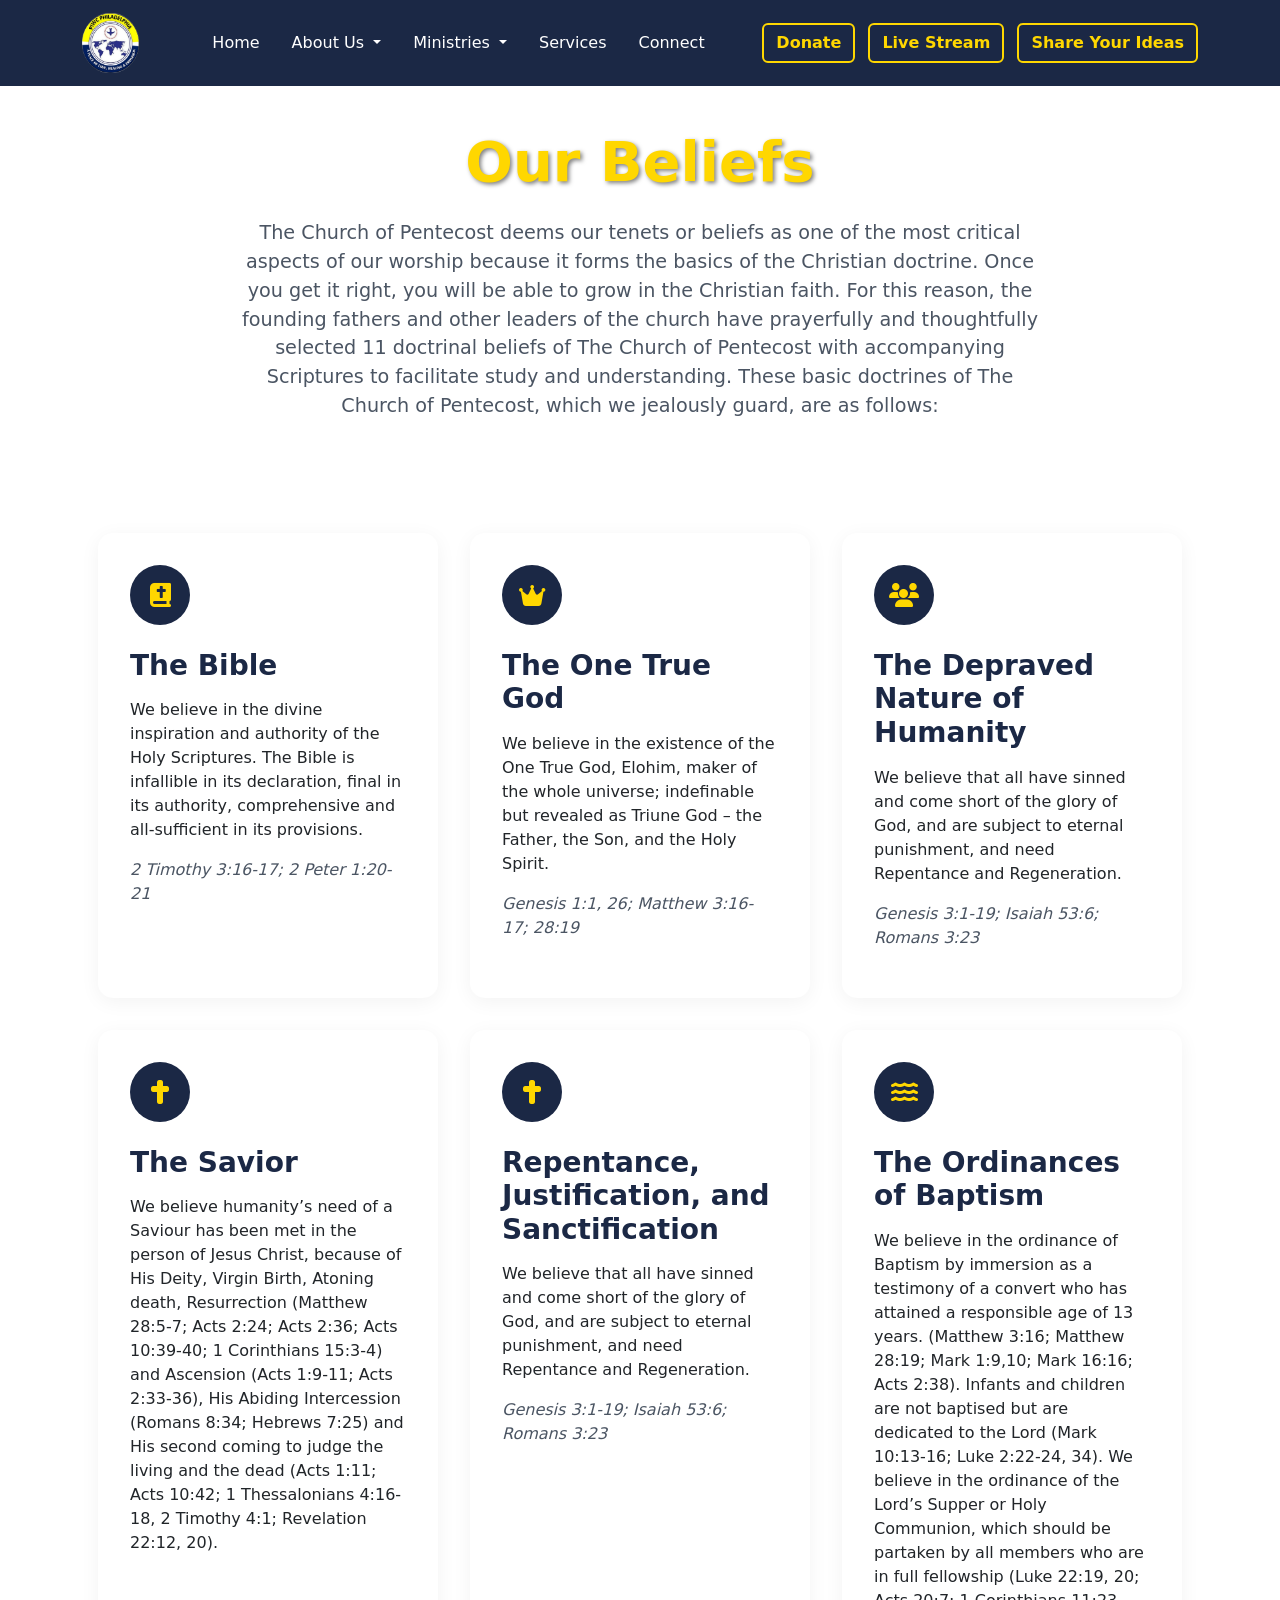
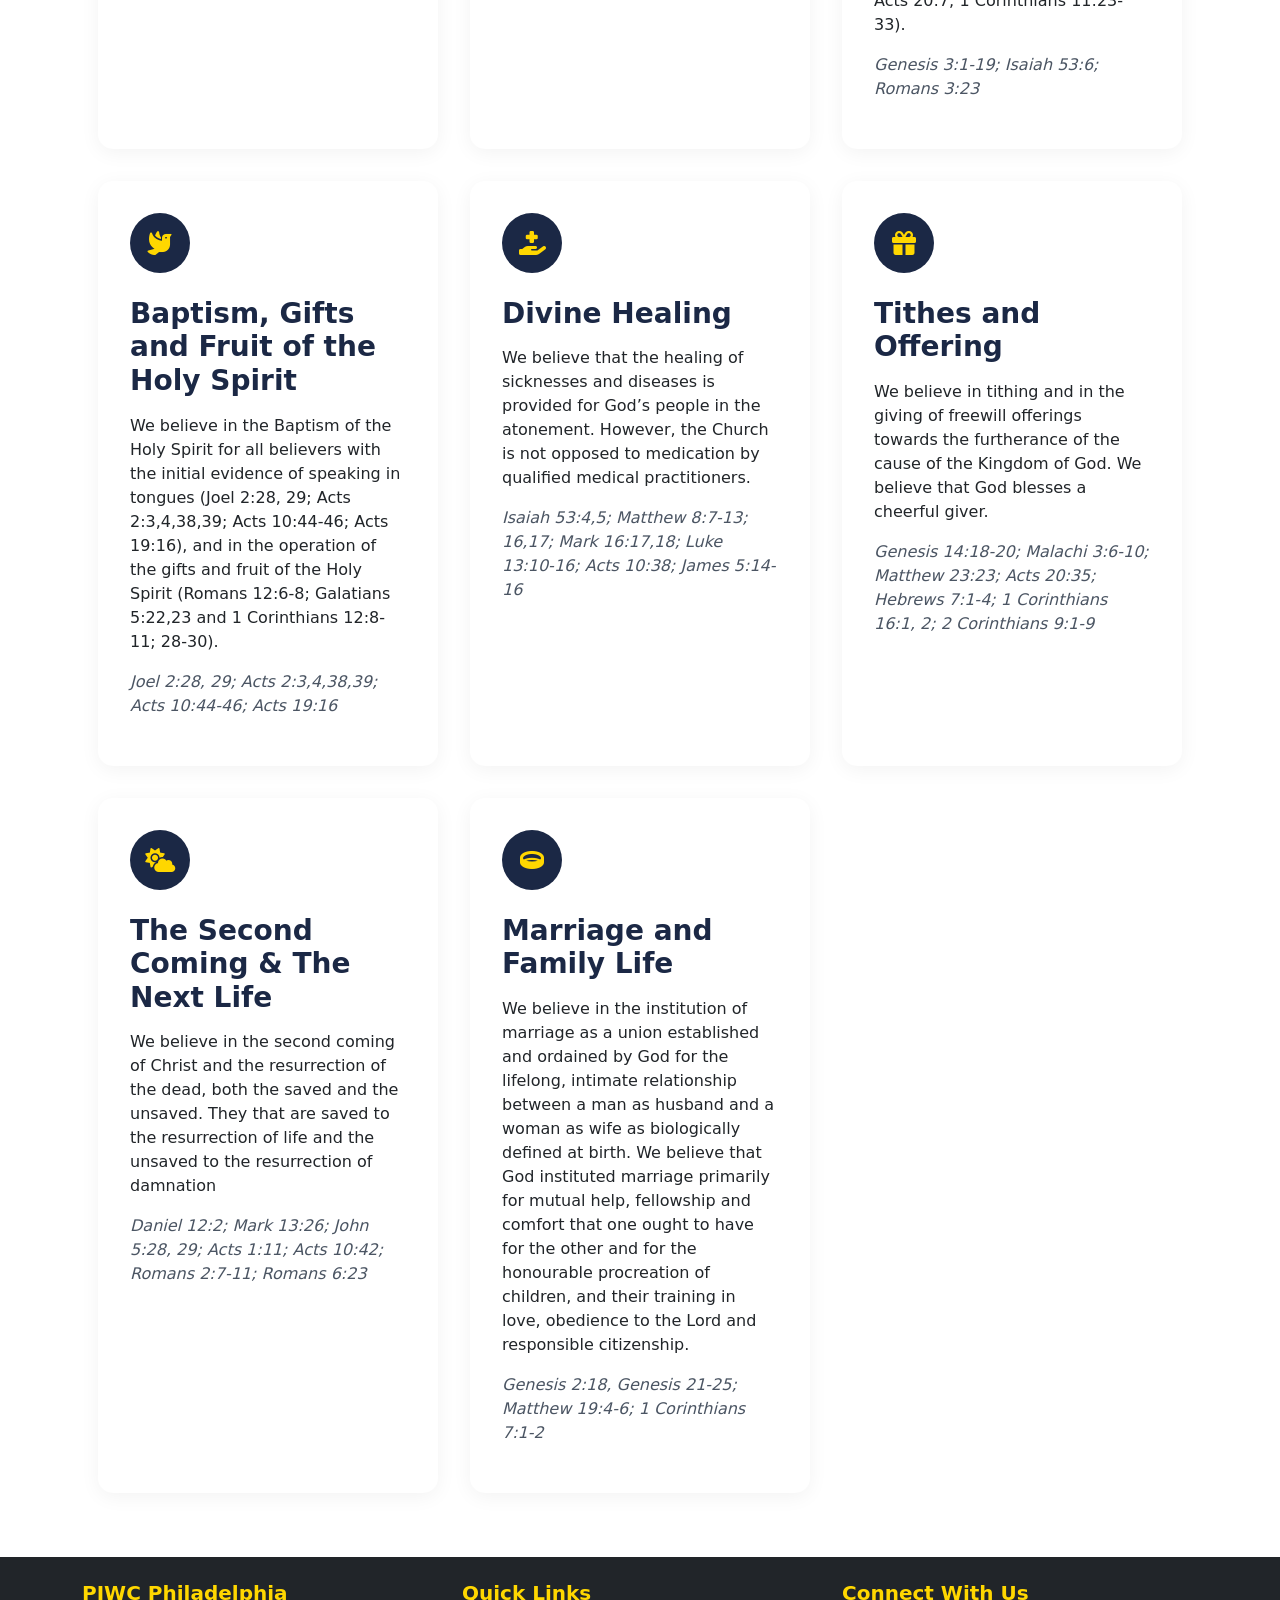
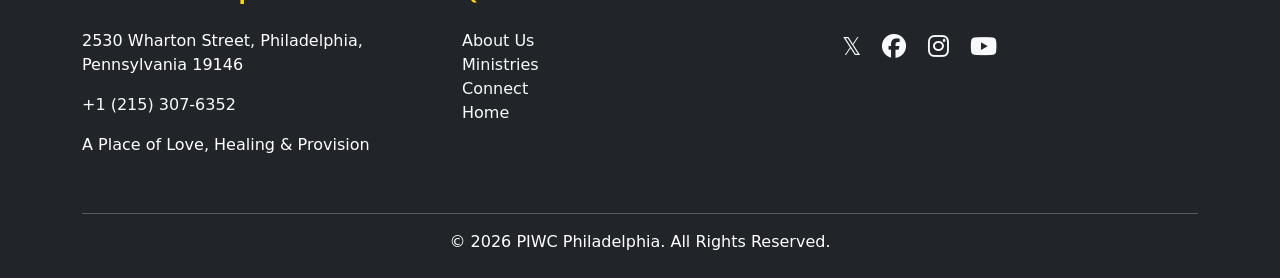
<file: templates/beliefs.html>
<!DOCTYPE html>
<html lang="en">
<head>
    <meta charset="UTF-8">
    <meta name="viewport" content="width=device-width, initial-scale=1.0">
    <title>Beliefs - PIWC Philadelphia</title>
    <link rel="stylesheet" href="../css/style.css">
    <link href="https://cdn.jsdelivr.net/npm/bootstrap@5.3.0/dist/css/bootstrap.min.css" rel="stylesheet">
    <link rel="stylesheet" href="https://cdnjs.cloudflare.com/ajax/libs/font-awesome/6.4.2/css/all.min.css">

    <!--Favicon-->
    <link rel="apple-touch-icon" sizes="180x180" href="/apple-touch-icon.png">
    <link rel="icon" type="image/png" sizes="32x32" href="/favicon-32x32.png">
    <link rel="icon" type="image/png" sizes="16x16" href="/favicon-16x16.png">
    <link rel="manifest" href="/site.webmanifest">
</head>
<body>
    <div id="app"></div>

    <script src="../js/site-data.js"></script>
    <script src="../js/template-engine.js"></script>
    
    
    <script>
        document.addEventListener('DOMContentLoaded', function() {
            const app = document.getElementById('app');
            
            app.innerHTML = `
                ${TemplateEngine.renderNavigation(SITE_DATA.navigation, SITE_DATA.site)}
                
                ${TemplateEngine.renderPageHero('Our Beliefs', 'The Church of Pentecost deems our tenets or beliefs as one of the most critical aspects of our worship because it forms the basics of the Christian doctrine. Once you get it right, you will be able to grow in the Christian faith. For this reason, the founding fathers and other leaders of the church have prayerfully and thoughtfully selected 11 doctrinal beliefs of The Church of Pentecost with accompanying Scriptures to facilitate study and understanding. These basic doctrines of The Church of Pentecost, which we jealously guard, are as follows:')}
                
                <section class="py-5">
                    <div class="container">
                        <div class="beliefs-grid">
                            ${SITE_DATA.beliefs.map(belief => `
                                <div class="belief-card">
                                    <div class="belief-icon">
                                        <i class="${belief.icon}"></i>
                                    </div>
                                    <h3>${belief.title}</h3>
                                    <p>${belief.content}</p>
                                    <p class="belief-scripture"><em>${belief.scripture}</em></p>
                                </div>
                            `).join('')}
                        </div>
                    </div>
                </section>
                
                ${TemplateEngine.renderFooter(SITE_DATA.site, SITE_DATA.social)}
                ${TemplateEngine.renderSuggestionModal()}
            `;
        });
    </script>
    
    <script src="https://cdn.jsdelivr.net/npm/bootstrap@5.3.0/dist/js/bootstrap.bundle.min.js"></script>
   
</body>
</html>
</file>
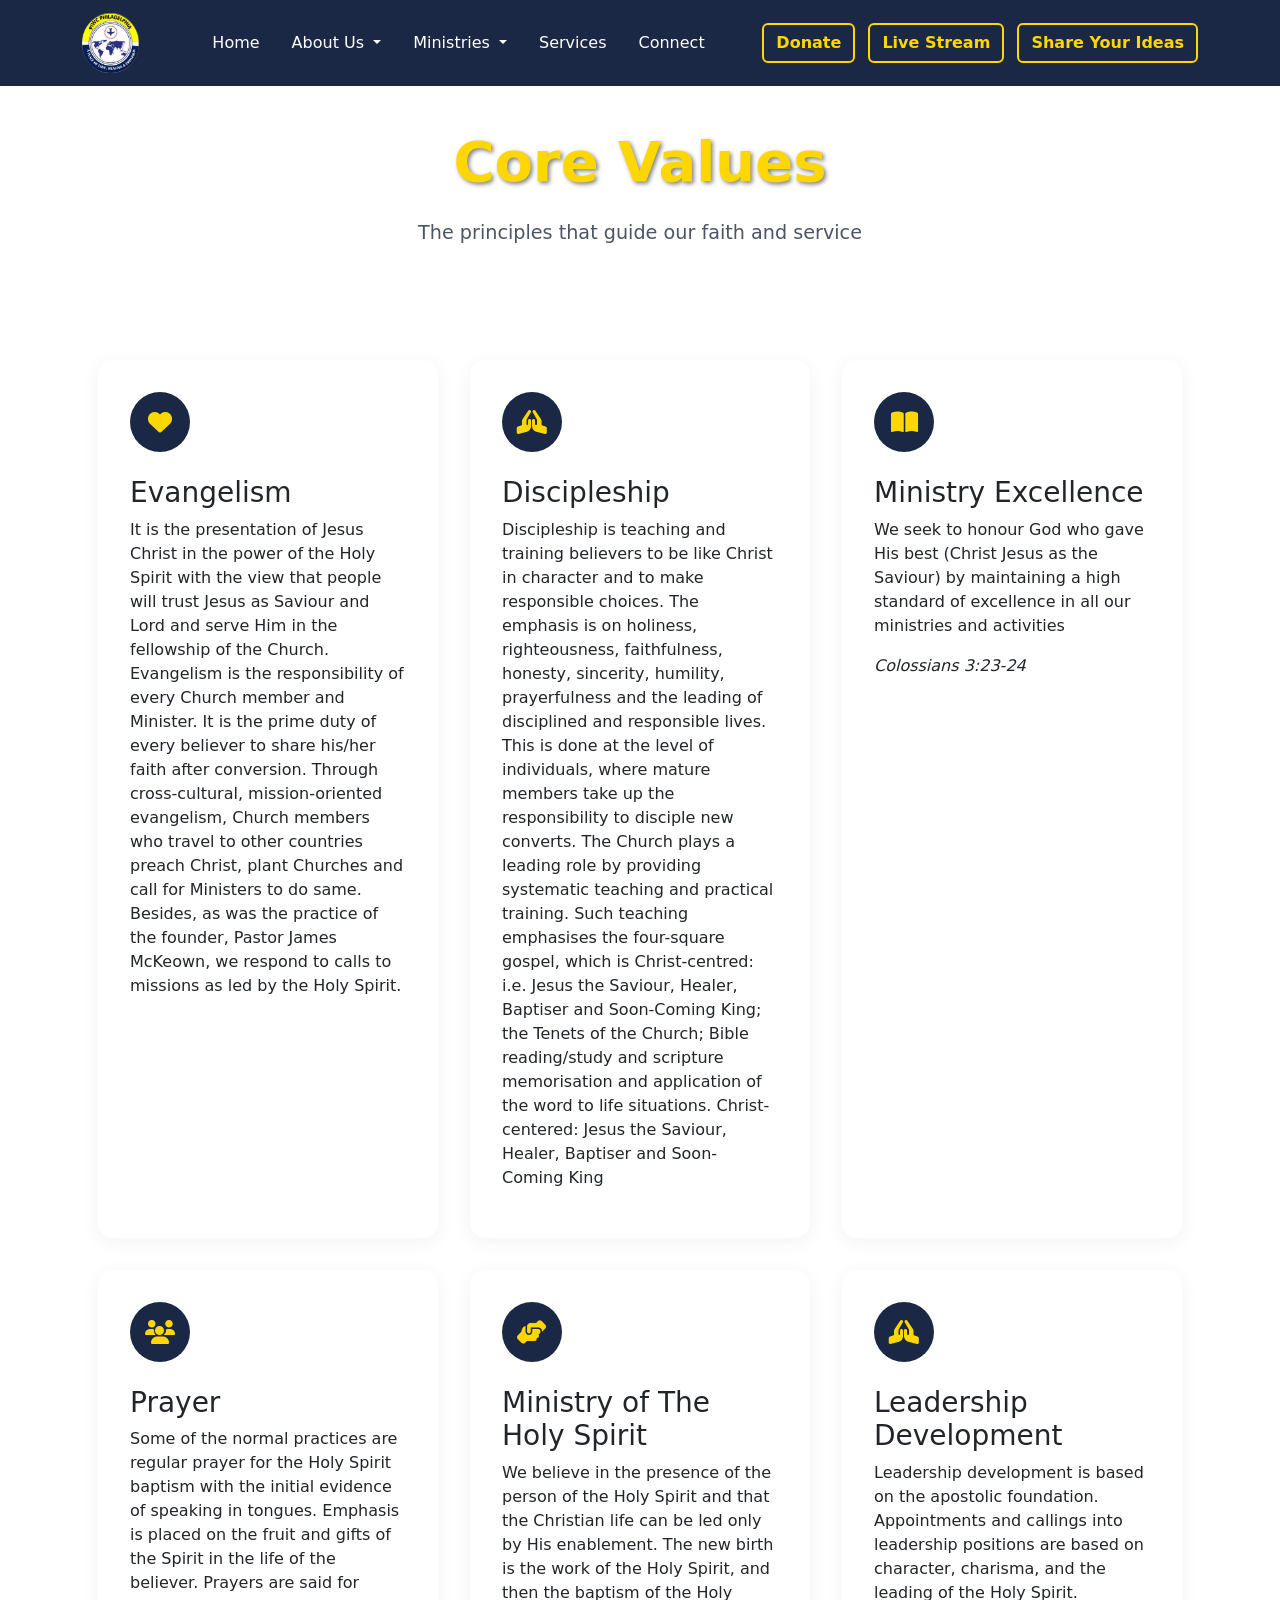
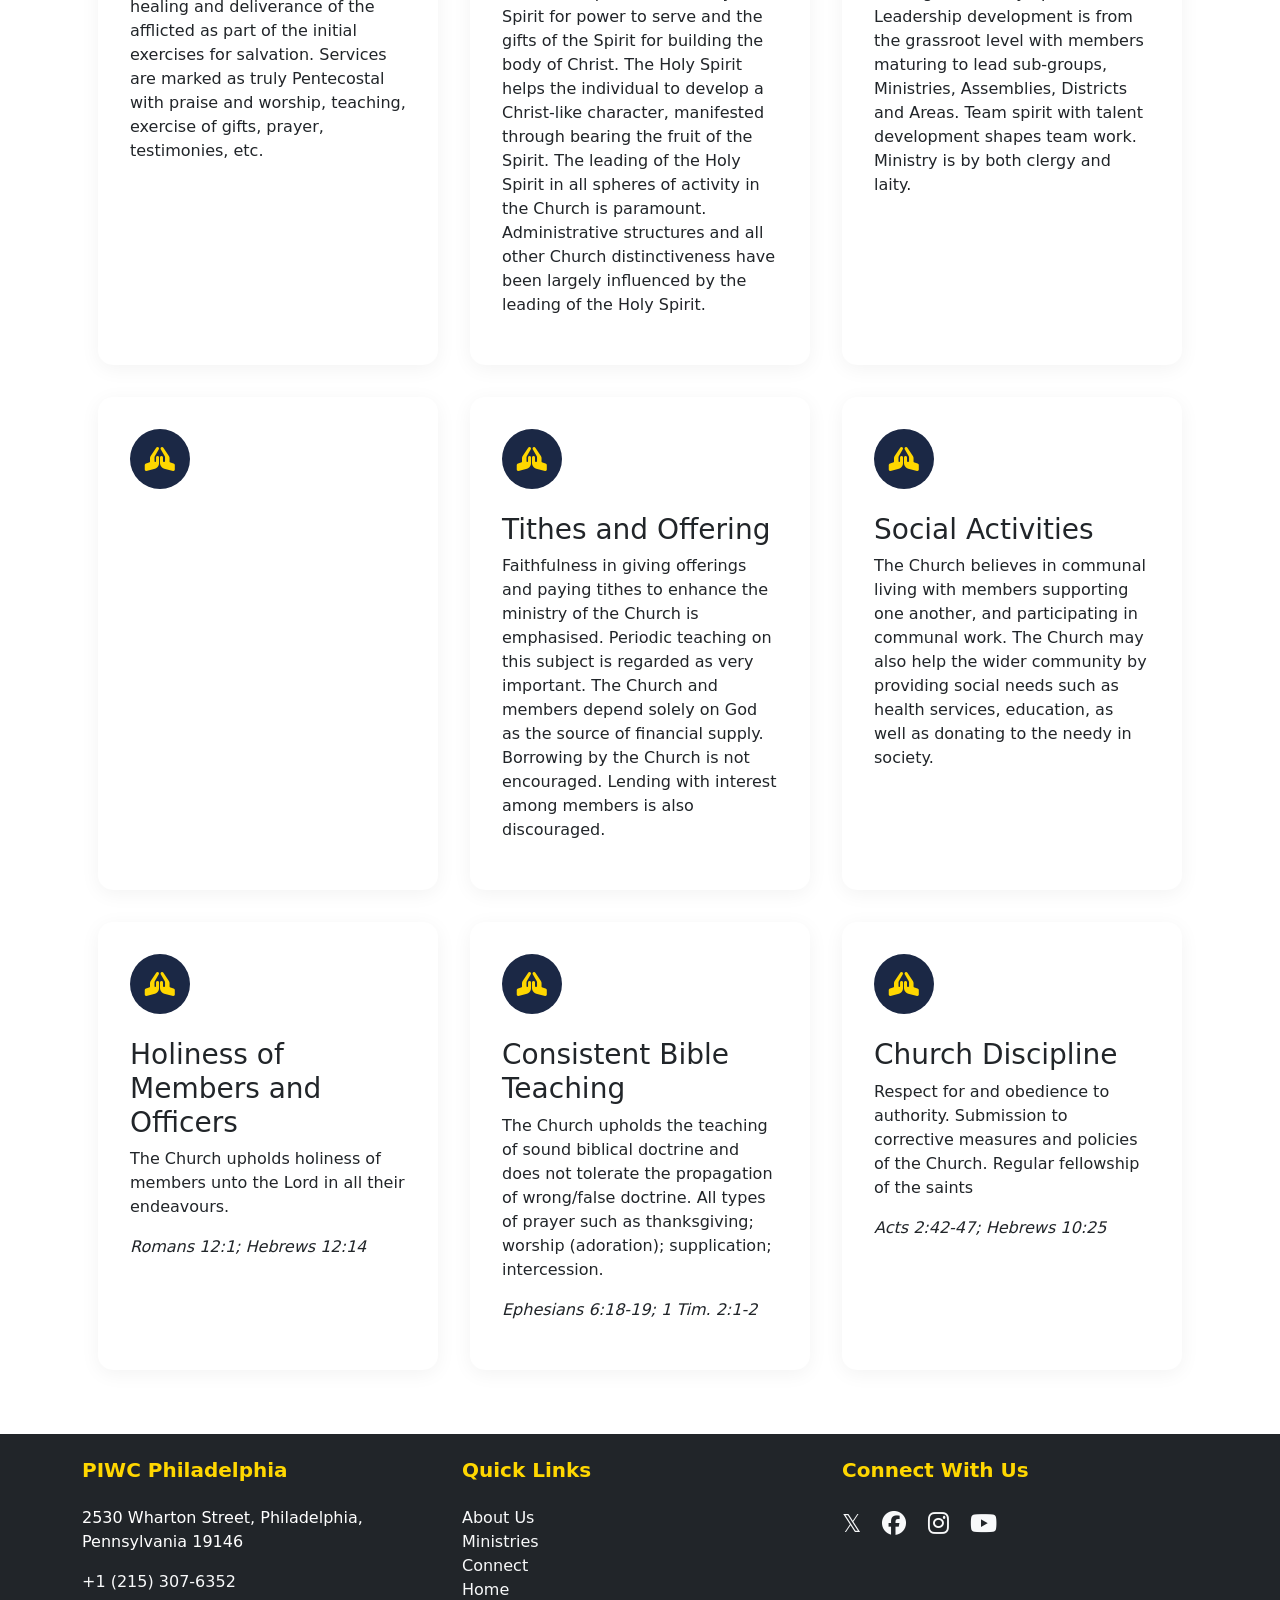
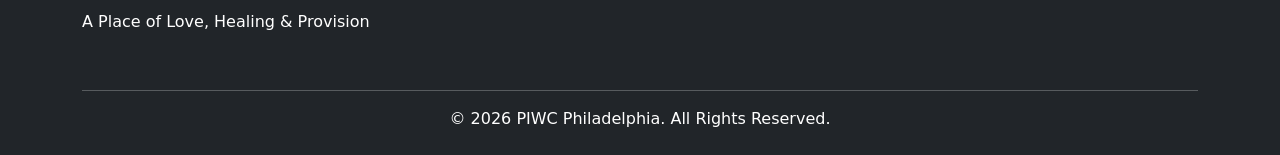
<file: templates/core-values.html>
<!DOCTYPE html>
<html lang="en">
<head>
    <meta charset="UTF-8">
    <meta name="viewport" content="width=device-width, initial-scale=1.0">
    <title>Core Values - PIWC Philadelphia</title>
    <link rel="stylesheet" href="../css/style.css">
    <link href="https://cdn.jsdelivr.net/npm/bootstrap@5.3.0/dist/css/bootstrap.min.css" rel="stylesheet">
    <link rel="stylesheet" href="https://cdnjs.cloudflare.com/ajax/libs/font-awesome/6.4.2/css/all.min.css">

    <!--Favicon-->
    <link rel="apple-touch-icon" sizes="180x180" href="/apple-touch-icon.png">
    <link rel="icon" type="image/png" sizes="32x32" href="/favicon-32x32.png">
    <link rel="icon" type="image/png" sizes="16x16" href="/favicon-16x16.png">
    <link rel="manifest" href="/site.webmanifest">
</head>
<body>
    <div id="app"></div>

    <script src="../js/site-data.js"></script>
    <script src="../js/template-engine.js"></script>
    
    <script>
        document.addEventListener('DOMContentLoaded', function() {
            const app = document.getElementById('app');
            
            app.innerHTML = `
                ${TemplateEngine.renderNavigation(SITE_DATA.navigation, SITE_DATA.site)}
                
                ${TemplateEngine.renderPageHero('Core Values', 'The principles that guide our faith and service')}
                
                <section class="py-5">
                    <div class="container">
                        <div class="coreValues-grid">
                            ${SITE_DATA.coreValues.map(coreValues => `
                                <div class="coreValues-card">
                                    <div class="coreValues-icon">
                                        <i class="${coreValues.icon}"></i>
                                    </div>
                                    <h3>${coreValues.title}</h3>
                                    <p>${coreValues.content}</p>
                                    <p class="coreValues-scripture"><em>${coreValues.scripture}</em></p>
                                </div>
                            `).join('')}
                        </div>
                    </div>
                </section>
                
                ${TemplateEngine.renderFooter(SITE_DATA.site, SITE_DATA.social)}
                ${TemplateEngine.renderSuggestionModal()}
            `;
        });
    </script>

    <script src="https://cdn.jsdelivr.net/npm/bootstrap@5.3.0/dist/js/bootstrap.bundle.min.js"></script>
</body>
</html>
</file>
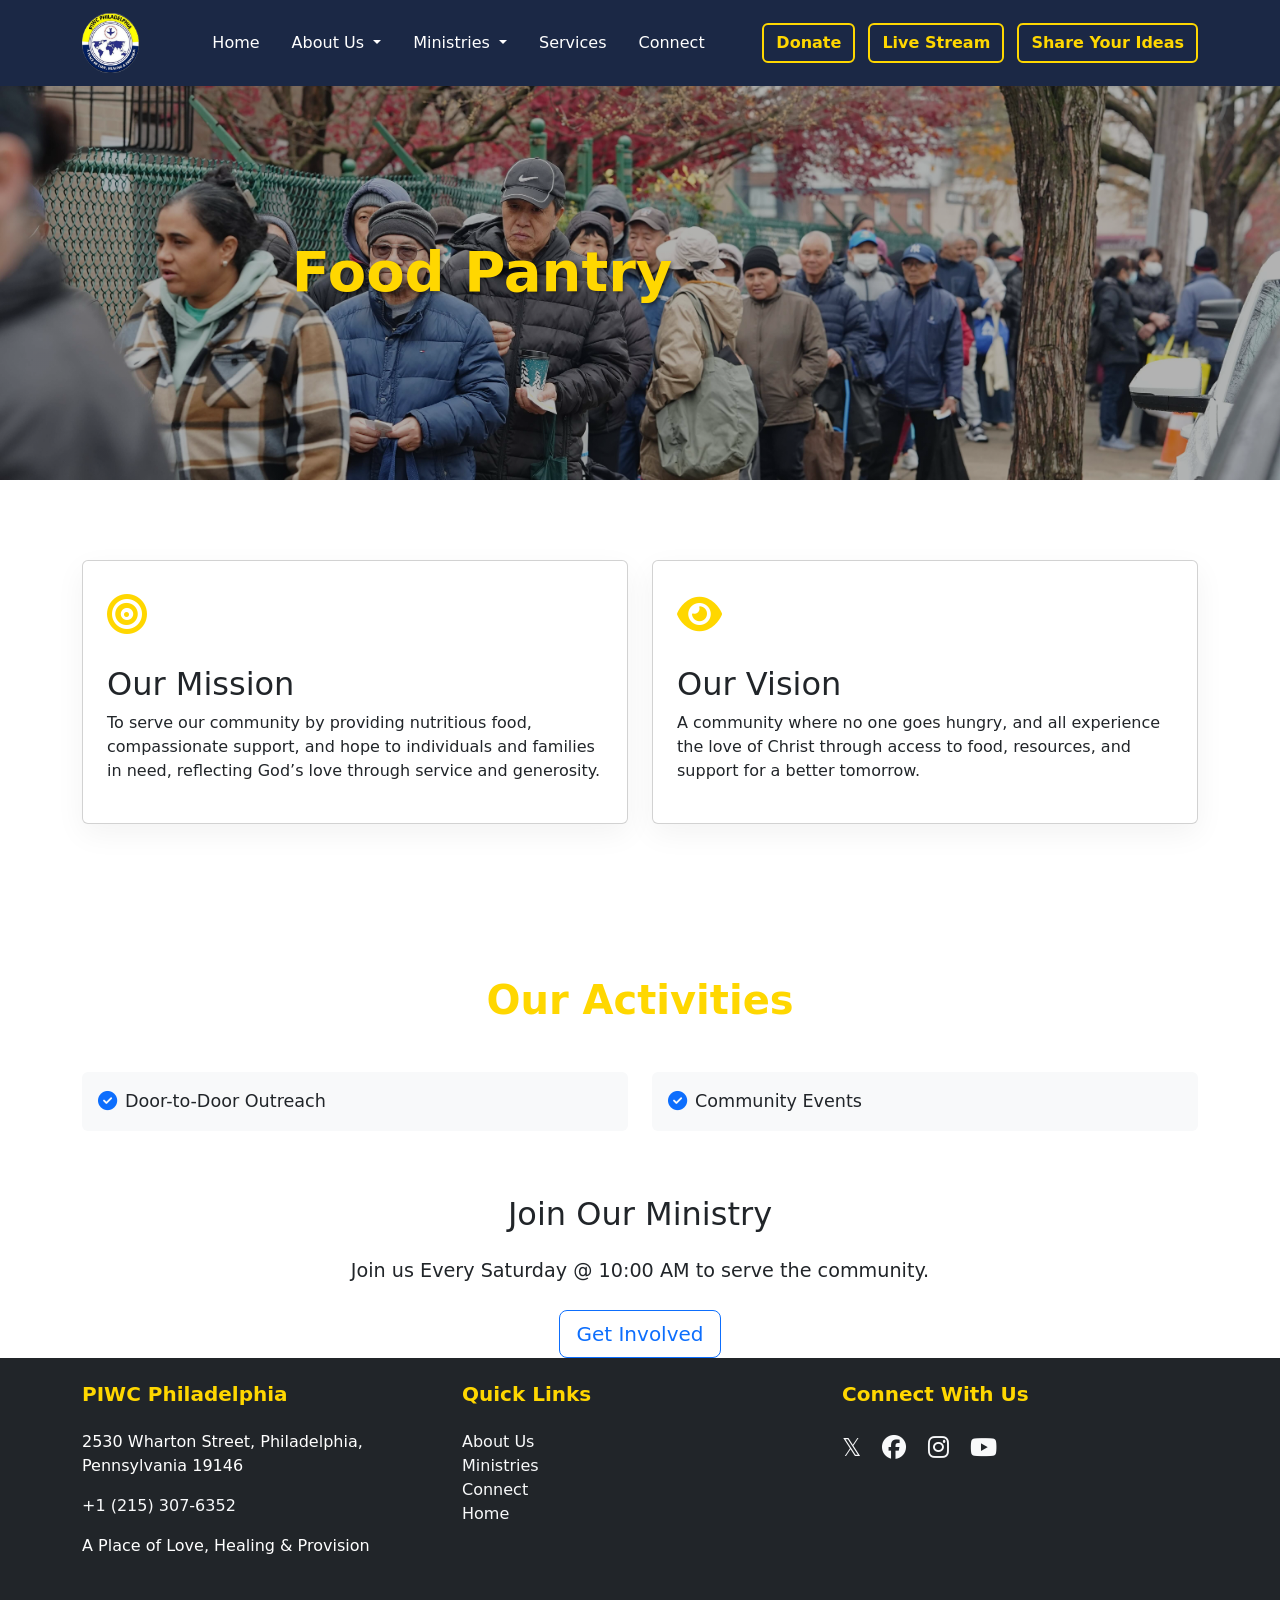
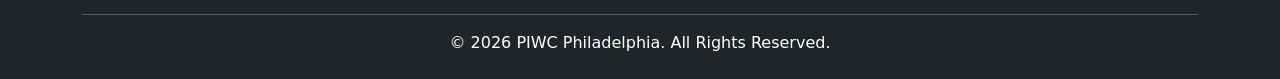
<file: templates/food_pantry.html>
<!DOCTYPE html>
<html lang="en">
<head>
    <meta charset="UTF-8">
    <meta name="viewport" content="width=device-width, initial-scale=1.0">
    <title>Food Pantry Ministry - PIWC Philadelphia</title>
    <link rel="stylesheet" href="../css/style.css">
    <link href="https://cdn.jsdelivr.net/npm/bootstrap@5.3.0/dist/css/bootstrap.min.css" rel="stylesheet">
    <link rel="stylesheet" href="https://cdnjs.cloudflare.com/ajax/libs/font-awesome/6.4.2/css/all.min.css">

    <!--Favicon-->
    <link rel="apple-touch-icon" sizes="180x180" href="/apple-touch-icon.png">
    <link rel="icon" type="image/png" sizes="32x32" href="/favicon-32x32.png">
    <link rel="icon" type="image/png" sizes="16x16" href="/favicon-16x16.png">
    <link rel="manifest" href="/site.webmanifest">
</head>
<body>
    <div id="app"></div>

    <script src="../js/site-data.js"></script>
    <script src="../js/template-engine.js"></script>
    
    <script>
        document.addEventListener('DOMContentLoaded', function() {
            const app = document.getElementById('app');
            const ministry = SITE_DATA.ministries.foodPantry;
            
            app.innerHTML = `
                ${TemplateEngine.renderNavigation(SITE_DATA.navigation, SITE_DATA.site)}
                
                ${TemplateEngine.renderMinistryHero(ministry)}
                
                ${TemplateEngine.renderMissionVision(ministry.mission, ministry.vision)}
                
                <section class="py-5">
                    <div class="container">
                        <h2 class="section-title text-center mb-5">Our Activities</h2>
                        <div class="row">
                            ${ministry.activities.map(activity => `
                                <div class="col-md-6 mb-3">
                                    <div class="activity-item p-3 bg-light rounded">
                                        <i class="fas fa-check-circle text-primary me-2"></i>
                                        <span style="font-size: 1.1rem;">${activity}</span>
                                    </div>
                                </div>
                            `).join('')}
                        </div>
                    </div>
                </section>
                
                ${ministry.leaders ? TemplateEngine.renderMinistryLeaders(ministry.leaders) : ''}
                
                <section class="join-section">
                    <div class="container text-center">
                        <h2 class="mb-4">Join Our Ministry</h2>
                        <p class="mb-4" style="font-size: 1.2rem;">Join us Every Saturday @ 10:00 AM to serve the community.</p>
                        <a href="../templates/contact.html" class="btn btn-outline-primary btn-lg">Get Involved</a>
                    </div>
                </section>
                
                ${TemplateEngine.renderFooter(SITE_DATA.site, SITE_DATA.social)}
                ${TemplateEngine.renderSuggestionModal()}
            `;
        });
    </script>

    <script src="https://cdn.jsdelivr.net/npm/bootstrap@5.3.0/dist/js/bootstrap.bundle.min.js"></script>
</body>
</html>
</file>
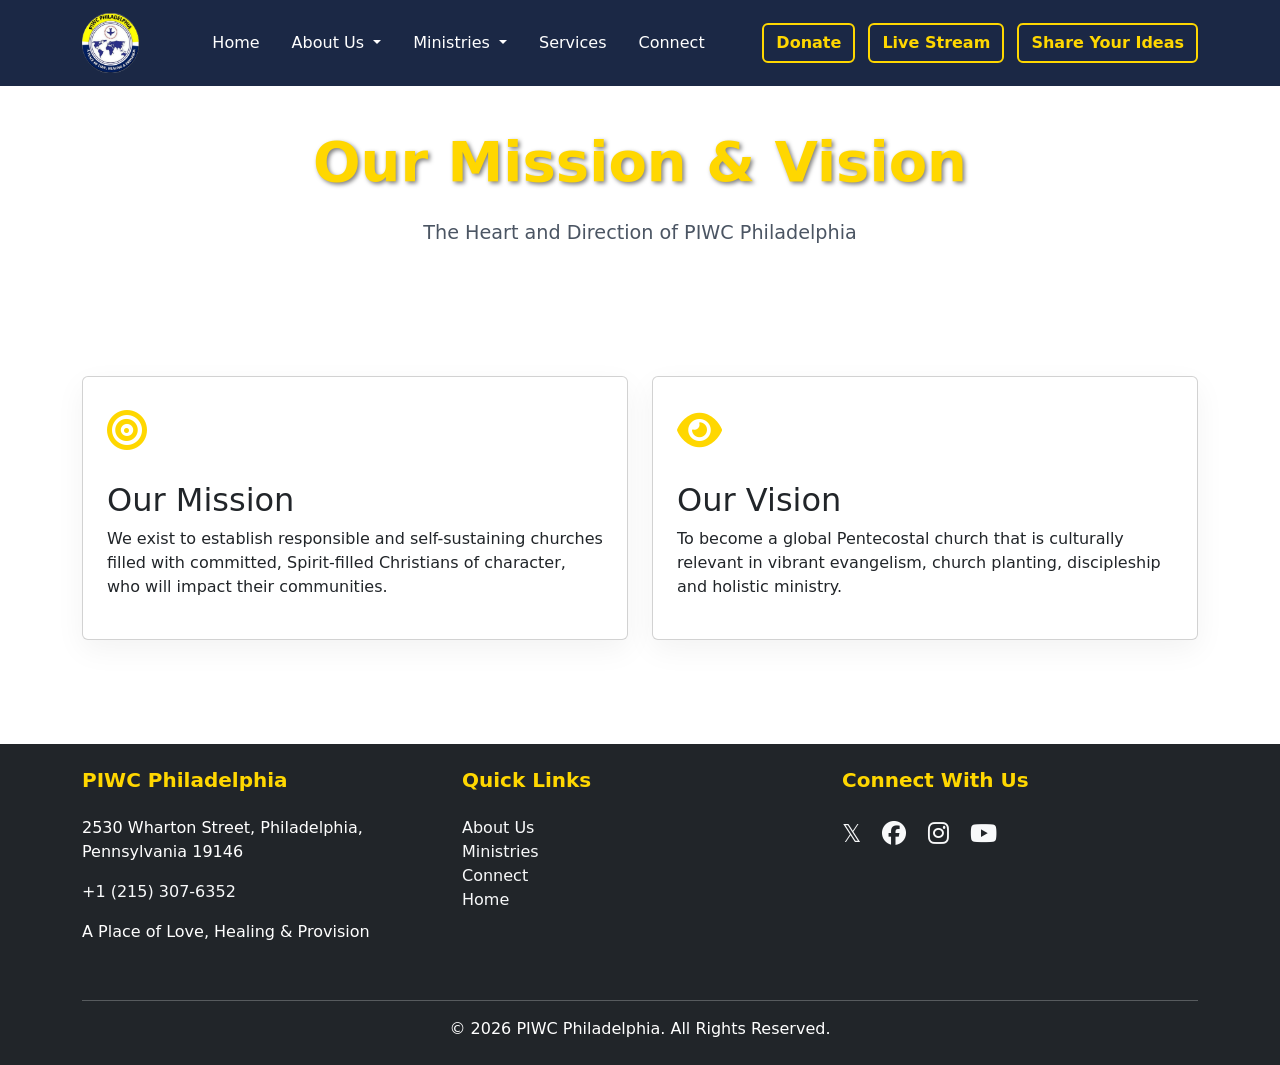
<file: templates/mission-vision.html>
<!DOCTYPE html>
<html lang="en">
<head>
    <meta charset="UTF-8">
    <meta name="viewport" content="width=device-width, initial-scale=1.0">
    <title>Mission & Vision - PIWC Philadelphia</title>
    <link rel="stylesheet" href="../css/style.css">
    <link href="https://cdn.jsdelivr.net/npm/bootstrap@5.3.0/dist/css/bootstrap.min.css" rel="stylesheet">
    <link rel="stylesheet" href="https://cdnjs.cloudflare.com/ajax/libs/font-awesome/6.4.2/css/all.min.css">

    <!--Favicon-->
    <link rel="apple-touch-icon" sizes="180x180" href="/apple-touch-icon.png">
    <link rel="icon" type="image/png" sizes="32x32" href="/favicon-32x32.png">
    <link rel="icon" type="image/png" sizes="16x16" href="/favicon-16x16.png">
    <link rel="manifest" href="/site.webmanifest">
</head>
<body>
    <div id="app"></div>

    <script src="../js/site-data.js"></script>
    <script src="../js/template-engine.js"></script>
    
    <script>
        document.addEventListener('DOMContentLoaded', function() {
            const app = document.getElementById('app');
            
            app.innerHTML = `
                ${TemplateEngine.renderNavigation(SITE_DATA.navigation, SITE_DATA.site)}
                
                ${TemplateEngine.renderPageHero('Our Mission & Vision', 'The Heart and Direction of PIWC Philadelphia')}
                
                ${TemplateEngine.renderMissionVision(SITE_DATA.mission, SITE_DATA.vision)}
                
                ${TemplateEngine.renderFooter(SITE_DATA.site, SITE_DATA.social)}

                ${TemplateEngine.renderSuggestionModal()}
            `;
        });
    </script>

    <script src="https://cdn.jsdelivr.net/npm/bootstrap@5.3.0/dist/js/bootstrap.bundle.min.js"></script>
</body>
</html>
</file>
<file: css/style.css>
:root {
  --primary-navy: #1B2845;
  --primary-gold: #ffd700;
  --secondary-blue: #3949ab;
  --secondary-yellow: #ffecb3;
  --white: #ffffff;
  --off-white: #f8f9fa;
  --gray-100: #f3f4f6;
  --gray-200: #e5e7eb;
  --gray-800: #1f2937;
  --text-primary: #1f2937;
  --text-secondary: #4b5563;
}

/* Navigation */
.navbar {
  background-color: var(--primary-navy);
  backdrop-filter: blur(10px);
  padding: 1rem 0;
  transition: all 0.3s ease;
}

.navbar.scrolled {
  padding: 0.5rem 0;
  box-shadow: 0 2px 10px rgba(0, 0, 0, 0.1);
}

.navbar-brand img {
  max-height: 60px;
  transition: all 0.3s ease;
}

.nav-link {
  color: var(--white) !important;
  font-weight: 500;
  padding: 0.5rem 1rem !important;
  transition: all 0.3s ease;
}

.nav-link:hover {
  color: var(--primary-gold) !important;
}

.btn-yellow {
  background-color: var(--primary-gold);
  color: var(--primary-navy);
  font-weight: 600;
  border: 2px solid var(--primary-gold);
}

.btn-outline-yellow {
  background-color: transparent;
  color: var(--primary-gold);
  font-weight: 600;
  border: 2px solid var(--primary-gold);
}

.btn-outline-yellow:hover {
  background-color: var(--primary-gold);
  color: var(--primary-navy);
}

/* Add some spacing for fixed navbar */
body {
  padding-top: 80px;
}

/* Hero Section home page*/
.hero {
  position: relative;
  height: 100vh;
  margin-top: -80px;
  /* Compensate for fixed navbar */
  overflow: hidden;
  /* Prevent any potential overflow */
}

.hero-slide {
  height: 100vh;
  background-size: cover;
  background-position: center;
  display: flex;
  align-items: center;
  justify-content: center;
}

.hero-content {
  max-width: 800px;
  padding: 2rem;
  text-align: center;
  color: var(--white);
  z-index: 2;
  text-shadow: 2px 2px 4px rgba(0, 0, 0, 0.3);
  position: relative;
  /* Ensure content stays above image */
}

.hero h1 {
  font-size: 3.5rem;
  margin-bottom: 1rem;
  font-weight: 700;
}

.hero p {
  font-size: 1.25rem;
  margin-bottom: 2rem;
}

.hero-buttons {
  margin-top: 2rem;
}

/* Carousel Controls Styling */
.carousel-control-prev,
.carousel-control-next {
  width: 5%;
  opacity: 0;
  transition: opacity 0.3s ease;
  background: linear-gradient(to right, rgba(26, 35, 126, 0.3), transparent);
}

.hero:hover .carousel-control-prev,
.hero:hover .carousel-control-next {
  opacity: 0.8;
}

.carousel-indicators {
  bottom: 40px;
}

.carousel-indicators button {
  width: 12px;
  height: 12px;
  border-radius: 50%;
  margin: 0 6px;
  background-color: var(--primary-gold);
  opacity: 0.5;
}

.carousel-indicators button.active {
  opacity: 1;
  background-color: var(--primary-gold);
}

/* Service Section */
.service-times-section {
  background-color: var(--off-white);
}

.service-times-section .section-title {
  color: var(--primary-navy);
  /* or var(--text-primary) for a different shade */
}

.service-time-card {
  background: var(--gray-800);
  border-radius: 15px;
  padding: 2rem;
  text-align: center;
  transition: all 0.3s ease;
  box-shadow: 0 4px 6px rgba(0, 0, 0, 0.1);
  height: 100%;
  display: flex;
  flex-direction: column;
  align-items: center;
}

.service-time-card:hover {
  transform: translateY(-5px);
  box-shadow: 0 8px 15px rgba(0, 0, 0, 0.1);
}

.service-info h3 {
  color: var(--primary-gold);
  font-size: 1.5rem;
  margin-bottom: 1rem;
  font-weight: 600;
}

.service-icon i {
  font-size: 2rem;
  color: var(--primary-gold);
  display: flex;
  margin-bottom: 1.5rem;
}

.time-location {
  margin-bottom: 1.5rem;
}

.time-location p {
  margin-bottom: 0.5rem;
  color: var(--secondary-yellow);
}

.time-location i {
  color: var(--primary-gold);
  margin-right: 0.5rem;
}

.service-time-card .btn {
  border-color: var(--primary-gold);
  color: var(--white);
  transition: all 0.3s ease;
}

.service-time-card .btn:hover {
  color: var(--off-white);
}

/* Live Stream Section Styles */
.live-stream-container {
  position: relative;
  width: 100%;
  padding-bottom: 56.25%;
  /* 16:9 Aspect Ratio */
  height: 0;
  overflow: hidden;
  border-radius: 8px;
  box-shadow: 0 5px 15px rgba(0, 0, 0, 0.1);
}

.live-stream-container iframe {
  position: absolute;
  top: 0;
  left: 0;
  width: 100%;
  height: 100%;
  border: none;
}

.live-stream-info {
  border-left: 4px solid var(--primary-gold);
}

.live-stream-info h3 {
  color: var(--secondary-blue);
  margin-bottom: 1rem;
}

.upcoming-stream h4 {
  color: var(--secondary-blue);
  font-size: 1.2rem;
  margin-bottom: 10px;
}

.upcoming-stream {
  background-color: #f8f9fa;
  padding: 15px;
  border-radius: 5px;
  border-left: 3px solid var(--primary-gold);
}

.stream-buttons {
  display: flex;
  flex-direction: column;
}

.stream-buttons .btn {
  margin-bottom: 10px;
}

@media (min-width: 768px) {
  .stream-buttons {
    flex-direction: row;
    gap: 10px;
  }

  .stream-buttons .btn {
    margin-bottom: 0;
  }
}

.is-live .live-stream-container {
  border: 3px solid #f44336;
}

.live-badge {
  position: absolute;
  top: 10px;
  right: 10px;
  background-color: #f44336;
  color: white;
  padding: 5px 10px;
  border-radius: 4px;
  font-weight: bold;
  z-index: 10;
  animation: pulse 2s infinite;
}

@keyframes pulse {
  0% {
    opacity: 1;
  }

  50% {
    opacity: 0.7;
  }

  100% {
    opacity: 1;
  }
}

/* Pastor Section Styles */
.pastor-section {
  background-color: var(--primary-navy);
  width: 100%;
  padding: 10px 0;
}

.section-title {
  color: var(--primary-gold);
  font-weight: 600;
  margin-bottom: 2rem;
}

.pastor-card {
  padding: 1.5rem;
  background: var(--off-white);
  border-radius: 1%;
  box-shadow: 0 4px 6px rgba(0, 0, 0, 0.1);
  transition: transform 0.3s ease;
  margin: 0 auto;
}

.pastor-card:hover {
  transform: translateY(-5px);
  box-shadow: 0 8px 15px rgba(0, 0, 0, 0.1);
}

.pastor-card img {
  max-width: 200px;
  height: auto;
  margin: 0 auto;
  box-shadow: 0 5px 15px rgba(0, 0, 0, 0.1);
  transition: transform 0.3s ease;
}

.pastor-card h3 {
  color: var(--primary-navy);
  margin: 1rem 0;
  font-weight: 600;
}

.pastor-card .lead {
  color: var(--text-secondary);
  font-size: 1.25rem;
  margin-bottom: 1rem;
}

.pastor-card .pastor-bio {
  color: var(--text-primary);
  line-height: 1.6;
}

/* Announcements & Events Section */
.announcements-section .section-title {
  color: var(--primary-gold);
  font-weight: 600;
}

.section-header {
    display: flex;
    justify-content: space-between;
    align-items: center;
    margin-bottom: 3rem;
}

.section-title {
    color: var(--primary-gold);
    font-weight: 600;
    font-size: 2.5rem;
    margin: 0;
}

/* Navigation Buttons */
.nav-buttons {
    display: flex;
    gap: 10px;
}

.nav-btn {
    width: 50px;
    height: 50px;
    border-radius: 50%;
    border: 2px solid #e0e0e0;
    background: var(--gray-800);
    cursor: pointer;
    display: flex;
    align-items: center;
    justify-content: center;
    transition: all 0.3s ease;
    font-size: 18px;
    color: #666;
}

.nav-btn:hover:not(:disabled) {
    background: var(--primary-gold);
    border-color: var(--secondary-blue);
    color: var(--primary-navy);
}

.nav-btn:disabled {
    opacity: 0.3;
    cursor: not-allowed;
}

/* Carousel Wrapper */
.carousel-wrapper {
    position: relative;
    overflow: hidden;
    margin-bottom: 30px;
}

.carousel-container {
    display: flex;
    gap: 30px;
    overflow-x: auto;
    scroll-behavior: smooth;
    scrollbar-width: none;
    -ms-overflow-style: none;
    padding: 10px 0;
}

.carousel-container::-webkit-scrollbar {
    display: none;
}

/* Event Card */
.event-card {
    flex: 0 0 400px;
    background: white;
    border-radius: 16px;
    overflow: hidden;
    box-shadow: 0 4px 20px rgba(0, 0, 0, 0.08);
    transition: transform 0.3s ease, box-shadow 0.3s ease;
    cursor: pointer;
}

.event-card:hover {
    transform: translateY(-8px);
    box-shadow: 0 8px 30px rgba(0, 0, 0, 0.15);
}

.event-image {
    position: relative;
    height: 500px;
    overflow: hidden;
    background: #e5e7eb;
}

.event-image img {
    width: 100%;
    height: 100%;
    object-fit: cover;
    transition: transform 0.3s ease;
}

.event-card:hover .event-image img {
    transform: scale(1.1);
}

.event-date {
    position: absolute;
    top: 20px;
    left: 20px;
    z-index: 2;
}

.date-box {
    background: var(--primary-navy);
    color: white;
    padding: 10px;
    border-radius: 10px;
    text-align: center;
    min-width: 80px;
    box-shadow: 0 4px 15px rgba(0, 0, 0, 0.2);
}

.date-box .month {
    display: block;
    font-size: 0.8rem;
    text-transform: uppercase;
    font-weight: 600;
    color: var(--primary-gold);
}

.date-box .day {
    display: block;
    font-size: 1.5rem;
    font-weight: 700;
    line-height: 1;
    margin-top: 4px;
}

.event-overlay {
    position: absolute;
    top: 0;
    left: 0;
    right: 0;
    bottom: 0;
    background: linear-gradient(to bottom, rgba(0, 0, 0, 0.1), rgba(0, 0, 0, 0.4));
}

.event-details {
    padding: 1.5rem;
}

.event-meta {
    display: flex;
    flex-direction: column;
    gap: 0.5rem;
    margin-bottom: 1rem;
    color: var(--text-secondary);
    font-size: 0.9rem;
}

.event-meta span {
    display: flex;
    align-items: center;
    gap: 0.5rem;
}

.event-meta i {
    color: var(--primary-gold);
    width: 20px;
}

.event-title {
    color: var(--primary-navy);
    font-size: 1.25rem;
    font-weight: 600;
    margin-bottom: 0.75rem;
    line-height: 1.4;
}

.event-description {
    color: var(--text-secondary);
    font-size: 0.95rem;
    line-height: 1.6;
    display: -webkit-box;
    -webkit-box-orient: vertical;
    overflow: hidden;
}

/* Footer */
.footer {
  background-color: var(--primary-navy);
  color: var(--secondary-yellow);
}

.footer h5 {
  color: var(--primary-gold);
  margin-bottom: 1.5rem;
  font-weight: 600;
}

.footer a {
  color: var(--off-white);
  text-decoration: none;
  transition: color 0.3s ease;
}

.footer a:hover {
  color: var(--primary-gold);
}
.social-links a {
  margin-right: 1rem;
  font-size: 1.5rem;
}

/* Social Media Icons in Footer */
.social-icons {
  list-style: none;
  padding: 0;
  margin: 0;
}

/* Navigation CTA Button */
.nav-cta .btn-yellow {
  background-color: var(--primary-gold);
  color: var(--primary-navy);
  font-weight: 600;
  border: 2px solid var(--primary-gold);
}

/* .nav-cta .btn-yellow:hover {
  background-color: var(--primary-navy);
  color: var(--primary-gold);
  border-color: var(--primary-gold);
} */

.nav-cta .btn-outline-yellow {
  background-color: transparent;
  color: var(--primary-gold);
  font-weight: 600;
  border: 2px solid var(--primary-gold);
}

.nav-cta .btn-outline-yellow:hover {
  background-color: var(--primary-gold);
  color: var(--primary-navy);
}

/* About Page Styles */

/* Beliefs Section */
.beliefs-grid {
  display: grid;
  grid-template-columns: repeat(auto-fit, minmax(300px, 1fr));
  gap: 2rem;
  padding: 1rem;
}

.belief-card {
  background: white;
  padding: 2rem;
  border-radius: 15px;
  box-shadow: 0 4px 20px rgba(0, 0, 0, 0.05);
  transition: transform 0.3s ease;
}
.belief-card:hover {
  transform: translateY(-5px);
}

.belief-icon {
  width: 60px;
  height: 60px;
  background: var(--primary-navy);
  color: var(--primary-gold);
  border-radius: 50%;
  display: flex;
  align-items: center;
  justify-content: center;
  font-size: 1.5rem;
  margin-bottom: 1.5rem;
}

.belief-card h3 {
  color: var(--primary-navy);
  margin-bottom: 1rem;
  font-weight: 600;
}

.belief-scripture {
  margin-top: 1rem;
  color: var(--text-secondary);
}

/* Core Values Section */
.coreValues-grid {
  display: grid;
  grid-template-columns: repeat(auto-fit, minmax(300px, 1fr));
  gap: 2rem;
  padding: 1rem;
}
.coreValues-card {
  background: white;
  padding: 2rem;
  border-radius: 15px;
  box-shadow: 0 4px 20px rgba(0, 0, 0, 0.05);
  transition: transform 0.3s ease;
}
.coreValues-card:hover {
  transform: translateY(-5px);
}

.coreValues-icon {
  width: 60px;
  height: 60px;
  background: var(--primary-navy);
  color: var(--primary-gold);
  border-radius: 50%;
  display: flex;
  align-items: center;
  justify-content: center;
  font-size: 1.5rem;
  margin-bottom: 1.5rem;
}

/* Service Section */
.service-card {
  background: var(--secondary-yellow);
  border-radius: 15px;
  padding: 2rem;
  text-align: center;
  transition: all 0.3s ease;
  box-shadow: 0 4px 6px rgba(0, 0, 0, 0.1);
  height: 100%;
  display: flex;
  flex-direction: column;
  align-items: center;
}

.service-card:hover {
  transform: translateY(-5px);
  box-shadow: 0 8px 24px rgba(0, 0, 0, 0.1);
}

/* About Dropdown Styles */
.dropdown-menu {
  background: var(--off-white);
  border: none;
  border-radius: 10px;
  box-shadow: 0 4px 20px rgba(0, 0, 0, 0.1);
  padding: 1rem 0;
}

.dropdown-item {
  color: var(--text-primary);
  padding: 0.75rem 1.5rem;
  font-weight: 500;
  transition: all 0.3s ease;
}

.dropdown-item:hover {
  background-color: var(--off-white);
  color: var(--primary-navy);
  padding-left: 2rem;
}

.dropdown-toggle::after {
  transition: transform 0.3s ease;
}

.show .dropdown-toggle::after {
  transform: rotate(180deg);
}

/* Ministry Leaders Section */
.leader-card {
    background: white;
    border-radius: 15px;
    overflow: hidden;
    box-shadow: 0 5px 15px rgba(0, 0, 0, 0.1);
    transition: transform 0.3s ease;
    height: 100%;
}

.leader-card:hover {
    transform: translateY(-5px);
    box-shadow: 0 15px 30px rgba(0, 0, 0, 0.15);
}

.leader-img-wrapper {
    height: 280px;
    overflow: hidden;
}

.leader-img {
    width: 100%;
    height: 100%;
    object-fit: cover;
}

.leader-info {
    padding: 1.5rem;
    text-align: center;
}

.leader-name {
    color: var(--primary-navy);
    font-weight: 600;
    margin-bottom: 0.5rem;
    font-size: 1.3rem;
}

.leader-position {
    color: var(--secondary-blue);
    font-size: 1rem;
    margin-bottom: 1rem;
}

.leader-bio {
    color: var(--text-secondary);
    font-size: 0.95rem;
    line-height: 1.6;
}

/* Ministry Hero Section */
.hero-section {
    background-size: cover;
    background-position: center;
    color: white;
    position: relative;
    overflow: hidden;
    margin-bottom: 0;
    min-height: 400px;
    display: flex;
    align-items: center;
}

.hero-content {
    position: relative;
    z-index: 1;
}

.hero-title {
    color: #ffd700;
    font-weight: 800;
    font-size: 3.5rem;
    margin-bottom: 1rem;
    text-shadow: 2px 2px 4px rgba(0, 0, 0, 0.5);
}

.hero-text {
    color: var(--text-secondary);
    font-size: 1.2rem;
    max-width: 800px;
    margin: 0 auto;
}

/* Activity Feed Styles */
.activity-item {
    padding: 1rem;
    background: #f8f9fa;
    border-radius: 10px;
    transition: all 0.3s ease;
    display: flex;
    align-items: center;
}

.activity-item:hover {
    background: #e9ecef;
    transform: translateX(5px);
}

.activity-item i {
    color: var(--primary-gold);
    font-size: 1.2rem;
}

/* Mission & Vision Cards */
.mission-vision-section {
    background-color: var(--light);
    padding: 80px 0;
    position: relative;
}

.mission-vision-card {
    background: white;
    border-radius: 10px;
    box-shadow: 0 10px 30px rgba(0, 0, 0, 0.05);
    height: 100%;
    transition: all 0.3s ease;
    border: none;
    overflow: hidden;
}

.mission-vision-card:hover {
    transform: translateY(-5px);
    box-shadow: 0 15px 35px rgba(0, 0, 0, 0.1);
}

.card-icon {
    font-size: 40px;
    color: var(--primary-gold);
    margin-bottom: 20px;
}

/* Leadership Team Section */
.leadership-card {
    background: white;
    border-radius: 15px;
    overflow: hidden;
    box-shadow: 0 4px 15px rgba(0, 0, 0, 0.08);
    transition: transform 0.3s ease, box-shadow 0.3s ease;
    height: 100%;
}

.leadership-card:hover {
    transform: translateY(-5px);
    box-shadow: 0 8px 25px rgba(0, 0, 0, 0.12);
}

.leadership-image {
    width: 100%;
    height: 280px;
    overflow: hidden;
    background: #f8f9fa;
}

.leadership-image img {
    width: 100%;
    height: 100%;
    object-fit: cover;
}

.leadership-info {
    padding: 1.5rem;
    text-align: center;
}

.leader-name {
    color: #1B2845;
    font-size: 1.1rem;
    font-weight: 600;
    margin-bottom: 0.5rem;
}

.leader-position {
    color: #3949ab;
    font-size: 0.95rem;
    font-weight: 500;
    margin-bottom: 0;
}

/* ==================== HISTORY PAGE STYLES ==================== */

/* History Timeline Container */
.history-timeline {
    position: relative;
    max-width: 1200px;
    margin: 0 auto;
    padding: 2rem 0;
}

/* Timeline Center Line */
.history-timeline::before {
    content: '';
    position: absolute;
    left: 50%;
    top: 0;
    bottom: 0;
    width: 3px;
    background: linear-gradient(to bottom, var(--primary-color, #8B4513), var(--secondary-color, #CD853F));
    transform: translateX(-50%);
    z-index: 1;
}

/* Timeline Item */
.timeline-item {
    position: relative;
    margin-bottom: 4rem;
    width: 100%;
    opacity: 0;
    animation: fadeInUp 0.8s ease-out forwards;
}

.timeline-item:nth-child(1) { animation-delay: 0.2s; }
.timeline-item:nth-child(2) { animation-delay: 0.4s; }
.timeline-item:nth-child(3) { animation-delay: 0.6s; }
.timeline-item:nth-child(4) { animation-delay: 0.8s; }
.timeline-item:nth-child(5) { animation-delay: 1s; }

/* Timeline Content */
.timeline-content {
    position: relative;
    background: #fff;
    padding: 2rem;
    border-radius: 8px;
    box-shadow: 0 4px 20px rgba(0, 0, 0, 0.1);
    width: 45%;
    transition: transform 0.3s ease, box-shadow 0.3s ease;
}

.timeline-content:hover {
    transform: translateY(-5px);
    box-shadow: 0 8px 30px rgba(0, 0, 0, 0.15);
}

/* Left Side Items */
.timeline-left .timeline-content {
    margin-left: 0;
    margin-right: auto;
}

/* Right Side Items */
.timeline-right .timeline-content {
    margin-left: auto;
    margin-right: 0;
}

/* Timeline Year Badge */
.timeline-year {
    position: absolute;
    left: 50%;
    top: 2rem;
    transform: translateX(-50%);
    width: 80px;
    height: 80px;
    background: linear-gradient(135deg, var(--primary-color, #8B4513), var(--secondary-color, #CD853F));
    border-radius: 50%;
    display: flex;
    align-items: center;
    justify-content: center;
    font-size: 1.25rem;
    font-weight: 700;
    color: white;
    box-shadow: 0 4px 15px rgba(0, 0, 0, 0.2);
    border: 4px solid #fff;
    z-index: 10;
}

.timeline-left .timeline-year {
    left: calc(100% + 2.5rem);
}

.timeline-right .timeline-year {
    right: calc(100% + 2.5rem);
    left: auto;
}

/* Timeline Image */
.timeline-image {
    width: 100%;
    height: 200px;
    object-fit: cover;
    border-radius: 6px;
    margin-bottom: 1.5rem;
}

/* Timeline Content Text */
.timeline-content h3 {
    font-size: 1.75rem;
    font-weight: 700;
    color: var(--primary-color, #8B4513);
    margin-bottom: 1rem;
}

.timeline-content p {
    font-size: 1.05rem;
    line-height: 1.7;
    color: #333;
    margin-bottom: 0;
}

/* Fade In Animation */
@keyframes fadeInUp {
    from {
        opacity: 0;
        transform: translateY(40px);
    }
    to {
        opacity: 1;
        transform: translateY(0);
    }
}

/* ==================== RESPONSIVE DESIGN ==================== */

/* Large Tablets and Small Desktops (992px - 1199px) */
@media (max-width: 1199px) {
  .hero h1 {
    font-size: 3rem;
  }
  
  .hero p {
    font-size: 1.1rem;
  }
  
  .hero-title {
    font-size: 3rem;
  }
  
  .section-title {
    font-size: 2.2rem;
  }
  
  .event-card {
    flex: 0 0 350px;
  }
  
  .event-image {
    height: 400px;
  }
}

/* Tablets (768px - 991px) */
@media (max-width: 991px) {
  body {
    padding-top: 70px;
  }
  
  .navbar-brand img {
    max-height: 50px;
  }
  
  .hero {
    height: 80vh;
    margin-top: -70px;
  }
  
  .hero-slide {
    height: 80vh;
  }
  
  .hero h1 {
    font-size: 2.5rem;
  }
  
  .hero p {
    font-size: 1rem;
  }
  
  .hero-title {
    font-size: 2.5rem;
  }
  
  .hero-text {
    font-size: 1.1rem;
  }
  
  .section-title {
    font-size: 2rem;
  }
  
  .section-header {
    flex-direction: column;
    gap: 1.5rem;
    align-items: flex-start;
  }
  
  .nav-buttons {
    align-self: flex-end;
  }
  
  .event-card {
    flex: 0 0 320px;
  }
  
  .event-image {
    height: 350px;
  }
  
  .beliefs-grid,
  .coreValues-grid {
    grid-template-columns: repeat(auto-fit, minmax(250px, 1fr));
    gap: 1.5rem;
  }
  
  .timeline-content {
    width: 48%;
  }
  
  .timeline-year {
    width: 70px;
    height: 70px;
    font-size: 1.1rem;
  }
  
  .leader-img-wrapper,
  .leadership-image {
    height: 240px;
  }
  
  .carousel-control-prev,
  .carousel-control-next {
    width: 8%;
  }
}

/* Mobile Landscape and Small Tablets (576px - 767px) */
@media (max-width: 767px) {
  body {
    padding-top: 60px;
  }
  
  .navbar {
    padding: 0.5rem 0;
  }
  
  .navbar-brand img {
    max-height: 40px;
  }
  
  .nav-link {
    padding: 0.5rem 0 !important;
  }
  
  .hero {
    height: 70vh;
    margin-top: -60px;
  }
  
  .hero-slide {
    height: 70vh;
  }
  
  .hero-content {
    padding: 1.5rem;
  }
  
  .hero h1 {
    font-size: 2rem;
  }
  
  .hero p {
    font-size: 0.95rem;
    margin-bottom: 1.5rem;
  }
  
  .hero-buttons .btn {
    display: block;
    width: 100%;
    margin-bottom: 0.75rem;
  }
  
  .hero-title {
    font-size: 2rem;
  }
  
  .hero-text {
    font-size: 1rem;
  }
  
  .hero-section {
    padding: 80px 0;
    min-height: 300px;
  }
  
  .section-title {
    font-size: 1.75rem;
    margin-bottom: 1.5rem;
  }
  
  .service-time-card,
  .service-card {
    margin-bottom: 1.5rem;
    padding: 1.5rem;
  }
  
  .service-info h3 {
    font-size: 1.25rem;
  }
  
  .pastor-section {
    text-align: center;
  }
  
  .pastor-card {
    margin-bottom: 2rem;
    padding: 1.25rem;
  }
  
  .pastor-card img {
    max-width: 180px;
    margin-bottom: 1rem;
  }
  
  .pastor-card .lead {
    font-size: 1.1rem;
  }
  
  .section-header {
    margin-bottom: 2rem;
  }
  
  .nav-btn {
    width: 40px;
    height: 40px;
    font-size: 16px;
  }
  
  .event-card {
    flex: 0 0 280px;
  }
  
  .event-image {
    height: 300px;
  }
  
  .event-details {
    padding: 1.25rem;
  }
  
  .event-title {
    font-size: 1.1rem;
  }
  
  .date-box {
    min-width: 70px;
    padding: 8px;
  }
  
  .date-box .month {
    font-size: 0.7rem;
  }
  
  .date-box .day {
    font-size: 1.3rem;
  }
  
  .live-stream-info {
    margin-top: 2rem;
    border-left: none;
    border-top: 4px solid var(--primary-gold);
    padding-top: 1.5rem;
  }
  
  .footer {
    text-align: center;
  }
  
  .footer .col-md-4 {
    margin-bottom: 2rem;
  }
  
  .social-links a {
    margin: 0 0.5rem;
  }
  
  .beliefs-grid,
  .coreValues-grid {
    grid-template-columns: 1fr;
    gap: 1.25rem;
    padding: 0.5rem;
  }
  
  .belief-card,
  .coreValues-card {
    padding: 1.5rem;
  }
  
  .belief-icon,
  .coreValues-icon {
    width: 50px;
    height: 50px;
    font-size: 1.25rem;
    margin-bottom: 1rem;
  }
  
  .leader-card,
  .leadership-card {
    margin-bottom: 1.5rem;
  }
  
  .leader-img-wrapper,
  .leadership-image {
    height: 220px;
  }
  
  .leader-info,
  .leadership-info {
    padding: 1.25rem;
  }
  
  .leader-name {
    font-size: 1.15rem;
  }
  
  .leader-position {
    font-size: 0.9rem;
  }
  
  .leader-bio {
    font-size: 0.9rem;
  }
  
  /* History Timeline Mobile */
  .history-timeline::before {
    left: 30px;
  }
  
  .timeline-content {
    width: calc(100% - 80px);
    margin-left: 80px !important;
    margin-right: 0 !important;
  }
  
  .timeline-year {
    left: 30px !important;
    right: auto !important;
    top: 1.5rem;
    width: 60px;
    height: 60px;
    font-size: 1rem;
    transform: translateX(-50%);
  }
  
  .timeline-content h3 {
    font-size: 1.5rem;
  }
  
  .timeline-content p {
    font-size: 1rem;
  }
  
  .service-banner .btn {
    margin-top: 1rem;
  }
  
  .mission-vision-section {
    padding: 60px 0;
  }
  
  .card-icon {
    font-size: 32px;
  }
  
  .carousel-indicators {
    bottom: 20px;
  }
  
  .carousel-indicators button {
    width: 10px;
    height: 10px;
    margin: 0 4px;
  }
}

/* Mobile Portrait (up to 575px) */
@media (max-width: 575px) {
  .hero h1 {
    font-size: 1.75rem;
  }
  
  .hero p {
    font-size: 0.9rem;
  }
  
  .hero-title {
    font-size: 1.75rem;
  }
  
  .hero-text {
    font-size: 0.95rem;
  }
  
  .section-title {
    font-size: 1.5rem;
  }
  
  .event-card {
    flex: 0 0 260px;
  }
  
  .event-image {
    height: 260px;
  }
  
  .event-details {
    padding: 1rem;
  }
  
  .event-title {
    font-size: 1rem;
  }
  
  .event-meta {
    font-size: 0.85rem;
  }
  
  .date-box {
    min-width: 60px;
  }
  
  .nav-btn {
    width: 36px;
    height: 36px;
    font-size: 14px;
  }
  
  .service-time-card,
  .service-card,
  .pastor-card,
  .belief-card,
  .coreValues-card {
    padding: 1.25rem;
  }
  
  .pastor-card img {
    max-width: 160px;
  }
  
  .timeline-content {
    padding: 1.5rem;
  }
  
  .timeline-image {
    height: 150px;
  }
  
  .timeline-content h3 {
    font-size: 1.35rem;
  }
  
  .timeline-content p {
    font-size: 0.95rem;
  }
  
  .hero-section {
    padding: 60px 0;
    min-height: 250px;
  }
  
  .leader-img-wrapper,
  .leadership-image {
    height: 200px;
  }
  
  .mission-vision-section {
    padding: 50px 0;
  }
  
  .card-icon {
    font-size: 28px;
    margin-bottom: 15px;
  }
}

/* Extra Small Devices (up to 375px) */
@media (max-width: 375px) {
  .hero h1,
  .hero-title {
    font-size: 1.5rem;
  }
  
  .section-title {
    font-size: 1.35rem;
  }
  
  .event-card {
    flex: 0 0 240px;
  }
  
  .event-image {
    height: 240px;
  }
  
  .pastor-card img {
    max-width: 140px;
  }
  
  .nav-btn {
    width: 32px;
    height: 32px;
    font-size: 12px;
  }
}

/* Landscape Orientation Adjustments */
@media (max-height: 600px) and (orientation: landscape) {
  .hero,
  .hero-slide {
    height: 100vh;
  }
  
  .hero h1 {
    font-size: 2rem;
    margin-bottom: 0.5rem;
  }
  
  .hero p {
    font-size: 0.9rem;
    margin-bottom: 1rem;
  }
  
  .hero-buttons {
    margin-top: 1rem;
  }
  
  .hero-section {
    padding: 60px 0;
    min-height: 250px;
  }
}

/* Touch Device Hover Effects Override */
@media (hover: none) and (pointer: coarse) {
  .service-time-card:hover,
  .event-card:hover,
  .belief-card:hover,
  .coreValues-card:hover,
  .leader-card:hover,
  .leadership-card:hover,
  .pastor-card:hover,
  .mission-vision-card:hover {
    transform: none;
  }
  
  .event-card:hover .event-image img {
    transform: none;
  }
}

/* Print Styles */
@media print {
  body {
    padding-top: 0;
  }
  
  .navbar,
  .hero-buttons,
  .nav-buttons,
  .footer,
  .carousel-control-prev,
  .carousel-control-next,
  .carousel-indicators {
    display: none !important;
  }
  
  .hero,
  .hero-slide,
  .hero-section {
    height: auto;
    min-height: auto;
    page-break-inside: avoid;
  }
  
  .event-card,
  .leader-card,
  .leadership-card,
  .belief-card,
  .coreValues-card {
    page-break-inside: avoid;
    box-shadow: none;
    border: 1px solid #ddd;
  }
}

/* ============================================
   ALERT NOTIFICATION SYSTEM
   Modern toast-style alerts
   ============================================ */

.site-alert {
    position: sticky;
    top: 0;
    z-index: 1050;
    font-weight: 500;
}

.site-alert i {
    color: inherit;
}
</file>
